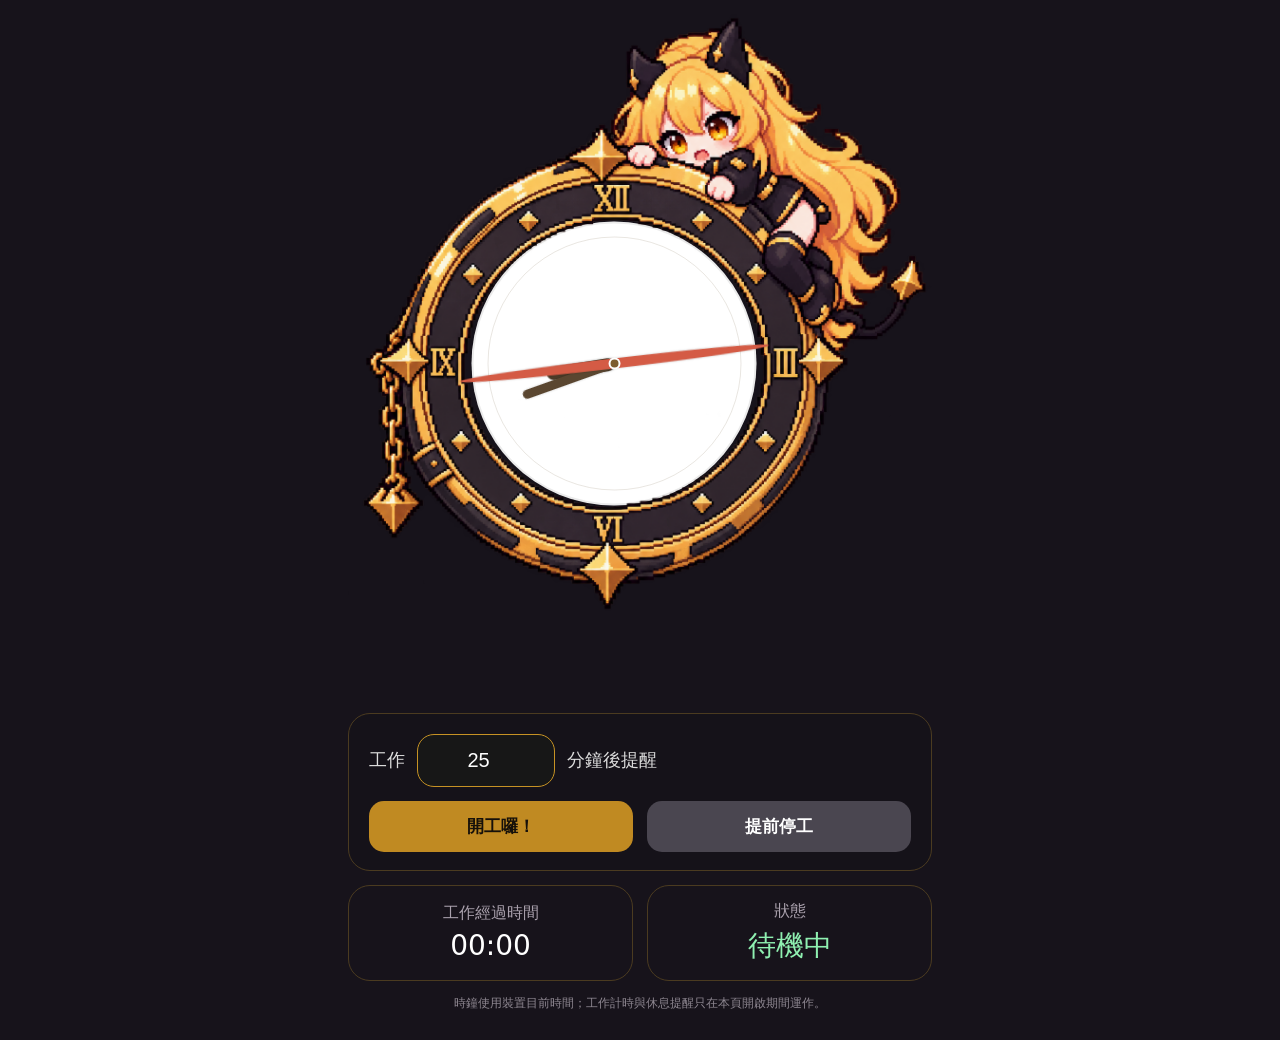
<file: clock-with-pretty-demon/index.html>
<!doctype html>
<html lang="zh-Hant">
<head>
<meta charset="utf-8">
<meta name="viewport" content="width=device-width,initial-scale=1,viewport-fit=cover">
<title>Golden Clock｜金的工作陪伴</title>
<style>
*{box-sizing:border-box}
:root{--bg:#17131b;--gold:#c69224;--text:#f4e7bd;--muted:#aaa1ad;--green:#8ff0b1}
body{margin:0;background:var(--bg);color:#eee;font-family:system-ui,-apple-system,"Noto Sans TC","Microsoft JhengHei",sans-serif;display:flex;justify-content:center;min-height:100vh}
.app{width:min(100%,620px);padding:14px 18px 28px}
.hero{position:relative;width:100%;aspect-ratio:1230/1278;margin:0 auto 4px;overflow:visible}
.golden-art{position:absolute;inset:0;width:100%;height:100%;object-fit:contain;z-index:2;pointer-events:none}
.clock-face{position:absolute;z-index:1;border-radius:50%;background:#fff;width:48.8%;aspect-ratio:1;left:45.6%;top:57.6%;transform:translate(-50%,-50%);box-shadow:inset 0 0 0 2px rgba(0,0,0,.08)}
.clock-face::after{content:"";position:absolute;inset:5.5%;border-radius:50%;border:1px solid rgba(120,100,70,.16)}
.hands{position:absolute;z-index:3;left:45.6%;top:57.6%;width:48.8%;aspect-ratio:1;transform:translate(-50%,-50%);pointer-events:none}
.hand{position:absolute;left:50%;bottom:50%;transform-origin:50% 100%;border-radius:999px;filter:drop-shadow(0 1px 1px rgba(0,0,0,.22))}
.hour{width:4.4%;height:24%;background:#4b3b28}.minute{width:3%;height:34%;background:#5a4630}.second{width:1.25%;height:39%;background:#d45b45}
.second::after{content:"";position:absolute;width:280%;height:280%;left:50%;top:100%;transform:translate(-50%,-50%);border-radius:50%;background:#d45b45}
.center-dot{position:absolute;left:50%;top:50%;width:4.2%;aspect-ratio:1;border-radius:50%;background:#7d5c2e;border:2px solid #fff;transform:translate(-50%,-50%);z-index:4}
.dialog-slot{height:76px;margin:2px 0 12px;display:flex;align-items:center;justify-content:center}
.dialog{width:100%;padding:15px 18px;border:2px solid var(--gold);border-radius:20px;background:#fff;color:#c27d16;font-size:18px;line-height:1.45;text-align:center;transition:opacity .25s,transform .25s;min-height:58px}
.dialog.hidden{opacity:0;transform:translateY(-4px);visibility:hidden}
.controls{border:1px solid #4b3b20;border-radius:22px;padding:20px 20px 18px;background:rgba(0,0,0,.08)}
.row{display:flex;align-items:center;gap:12px;font-size:18px;color:#ddd}
input{width:138px;background:#171717;color:#fff;border:1px solid var(--gold);border-radius:17px;padding:14px 12px;text-align:center;font-size:20px;outline:none}
button{border:0;border-radius:15px;padding:14px 16px;font-weight:700;font-size:17px;cursor:pointer;color:#fff}button:active{transform:translateY(1px)}
.btn-row{display:grid;grid-template-columns:1fr 1fr;gap:14px;margin-top:14px}.start{background:#c08a22;color:#15100a}.stop{background:#4a4650}
.stats{display:grid;grid-template-columns:1fr 1fr;gap:14px;margin-top:14px}.stat{border:1px solid #4b3b20;border-radius:22px;padding:15px;text-align:center;min-height:94px;display:flex;flex-direction:column;justify-content:center;gap:5px;color:#aaa1ad;font-size:16px}.value{font-size:28px;color:#fff;font-variant-numeric:tabular-nums}.state{color:var(--green)}
.note{font-size:12px;color:#8e8791;text-align:center;margin-top:14px}
@media(max-width:420px){.app{padding:10px 12px 24px}.dialog-slot{height:70px}.dialog{font-size:16px}.controls{padding:16px}.row{font-size:16px}input{width:110px}.btn-row{gap:10px}.stats{gap:10px}.value{font-size:24px}}
</style>
</head>
<body>
<main class="app">
<section class="hero" aria-label="金與時鐘">
<div class="clock-face" aria-hidden="true"></div>
<div class="hands" aria-hidden="true"><div class="hand hour" id="hourHand"></div><div class="hand minute" id="minuteHand"></div><div class="hand second" id="secondHand"></div><div class="center-dot"></div></div>
<img class="golden-art" src="golden/golden-clock.png" alt="金抱著圓形時鐘">
</section>
<div class="dialog-slot"><div class="dialog hidden" id="dialog"></div></div>
<section class="controls">
<div class="row"><span>工作</span><input id="minutes" type="number" min="1" max="240" value="25"><span>分鐘後提醒</span></div>
<div class="btn-row"><button class="start" id="startBtn">開工囉！</button><button class="stop" id="stopBtn">提前停工</button></div>
</section>
<section class="stats"><div class="stat"><div>工作經過時間</div><div class="value" id="elapsed">00:00</div></div><div class="stat"><div>狀態</div><div class="value state" id="status">待機中</div></div></section>
<div class="note">時鐘使用裝置目前時間；工作計時與休息提醒只在本頁開啟期間運作。</div>
</main>
<script>
const hourHand=document.getElementById('hourHand'),minuteHand=document.getElementById('minuteHand'),secondHand=document.getElementById('secondHand');
const dialog=document.getElementById('dialog'),elapsedEl=document.getElementById('elapsed'),statusEl=document.getElementById('status'),minutesEl=document.getElementById('minutes');
const timeupSound=new Audio('golden/timeup.mp3');
let timerId=null,startAt=null,endAt=null,dialogTimer=null,lines={golden:[],work_start:[],time_up:[]};
async function loadTalking(){try{const r=await fetch('golden/talking.json');lines=await r.json()}catch(e){lines={golden:['妳還在忙對不對？','嗯……（偷瞄）'],work_start:['開工囉！'],time_up:['已經忙一陣子了，先休息一下。']}}}
function tickClock(){const now=new Date(),s=now.getSeconds()+now.getMilliseconds()/1000,m=now.getMinutes()+s/60,h=(now.getHours()%12)+m/60;hourHand.style.transform=`translateX(-50%) rotate(${h*30}deg)`;minuteHand.style.transform=`translateX(-50%) rotate(${m*6}deg)`;secondHand.style.transform=`translateX(-50%) rotate(${s*6}deg)`}
function fmt(sec){sec=Math.max(0,Math.floor(sec));const h=Math.floor(sec/3600),m=Math.floor(sec%3600/60),s=sec%60;return h?`${String(h).padStart(2,'0')}:${String(m).padStart(2,'0')}:${String(s).padStart(2,'0')}`:`${String(m).padStart(2,'0')}:${String(s).padStart(2,'0')}`}
function showDialog(text){dialog.textContent=text;dialog.classList.remove('hidden');clearTimeout(dialogTimer);dialogTimer=setTimeout(()=>dialog.classList.add('hidden'),5000)}
function randomLine(type='golden'){const a=lines[type]||[];if(a.length)showDialog(a[Math.floor(Math.random()*a.length)])}
function updateElapsed(){if(!startAt)return;const now=Date.now();elapsedEl.textContent=fmt((now-startAt)/1000);if(endAt&&now>=endAt){clearInterval(timerId);timerId=null;endAt=null;statusEl.textContent='休息時間';randomLine('time_up');timeupSound.currentTime=0;timeupSound.play().catch(()=>{});try{navigator.vibrate?.([120,80,120])}catch(e){}}}
function startWork(){clearInterval(timerId);const mins=Math.min(240,Math.max(1,Number(minutesEl.value)||25));minutesEl.value=mins;startAt=Date.now();endAt=startAt+mins*60000;statusEl.textContent='工作中';elapsedEl.textContent='00:00';randomLine('work_start');timerId=setInterval(updateElapsed,250);updateElapsed()}
function stopWork(){clearInterval(timerId);timerId=null;startAt=null;endAt=null;elapsedEl.textContent='00:00';statusEl.textContent='待機中';clearTimeout(dialogTimer);dialog.classList.add('hidden')}
document.getElementById('startBtn').addEventListener('click',startWork);document.getElementById('stopBtn').addEventListener('click',stopWork);setInterval(tickClock,200);tickClock();
setInterval(()=>{if(!dialog.classList.contains('hidden')||!startAt)return;if(Math.random()<0.045)randomLine('golden')},1000);loadTalking();
</script>
</body>
</html>
</file>
